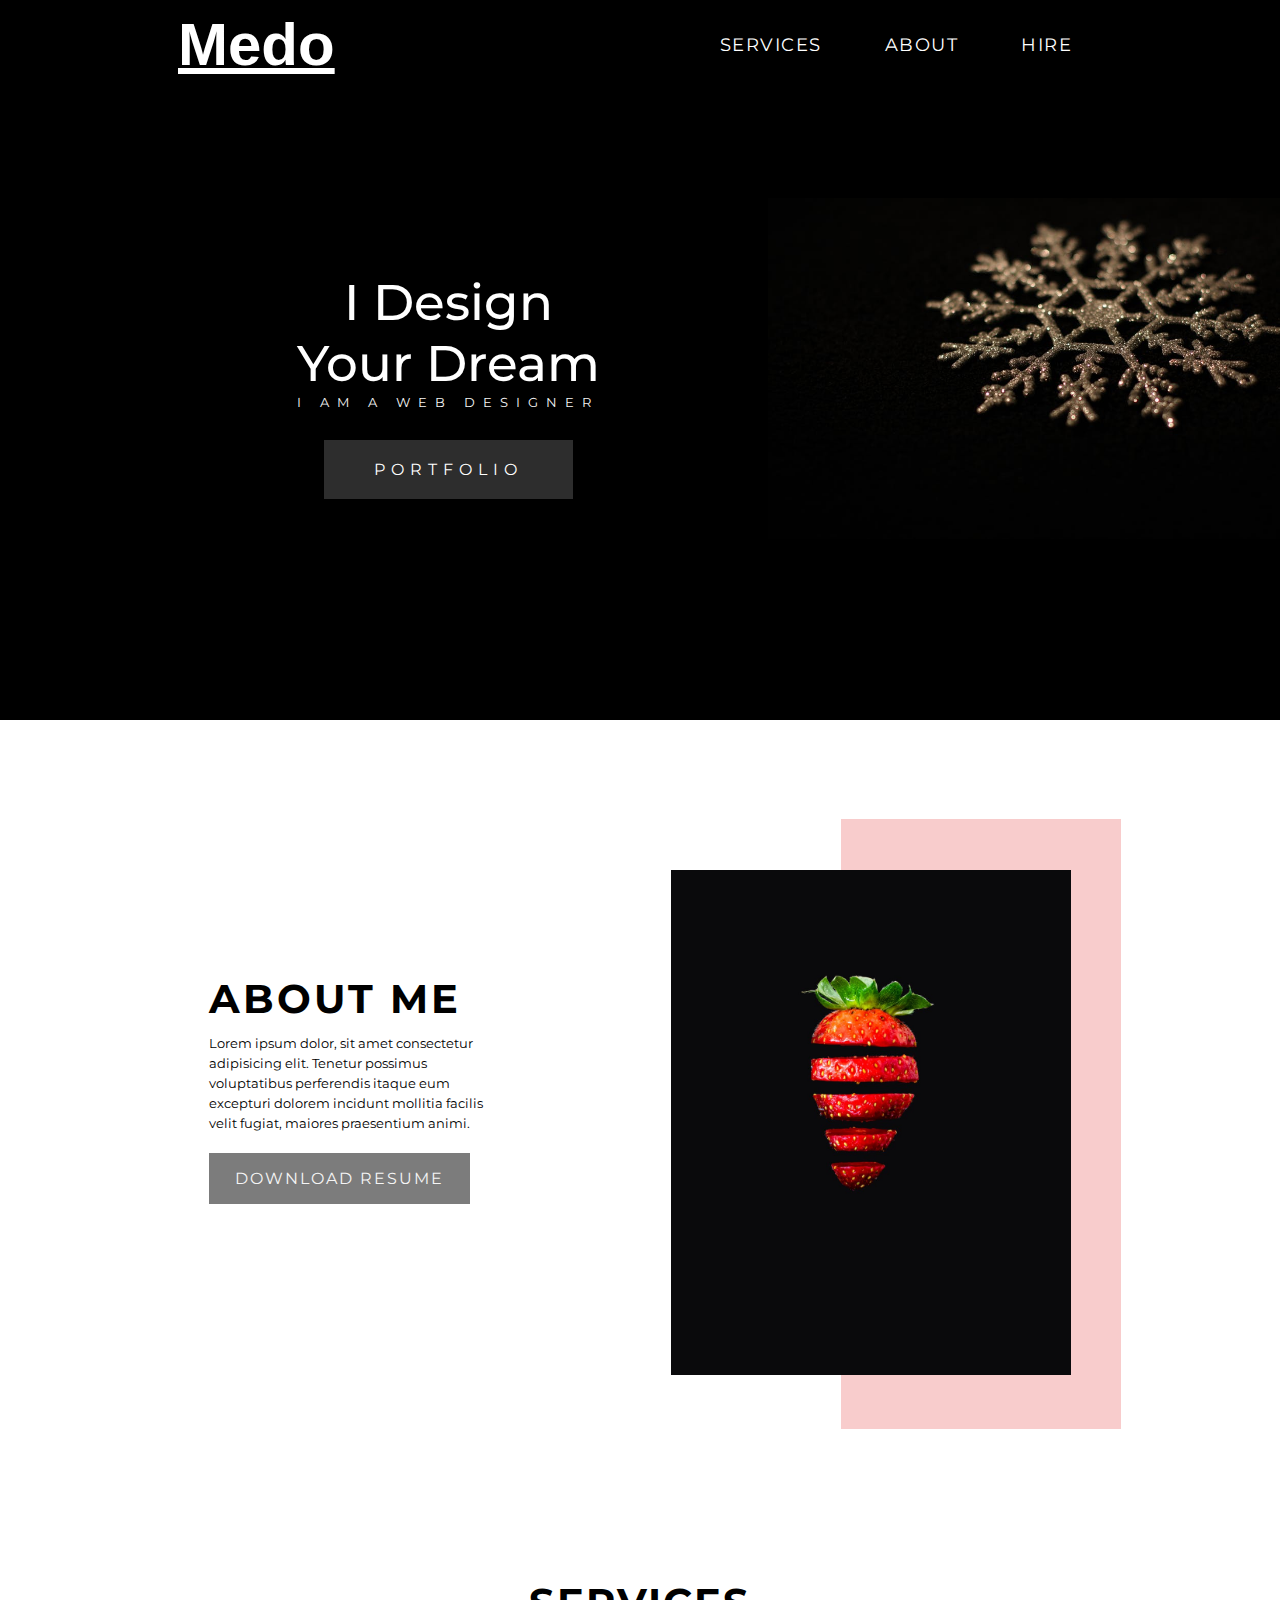
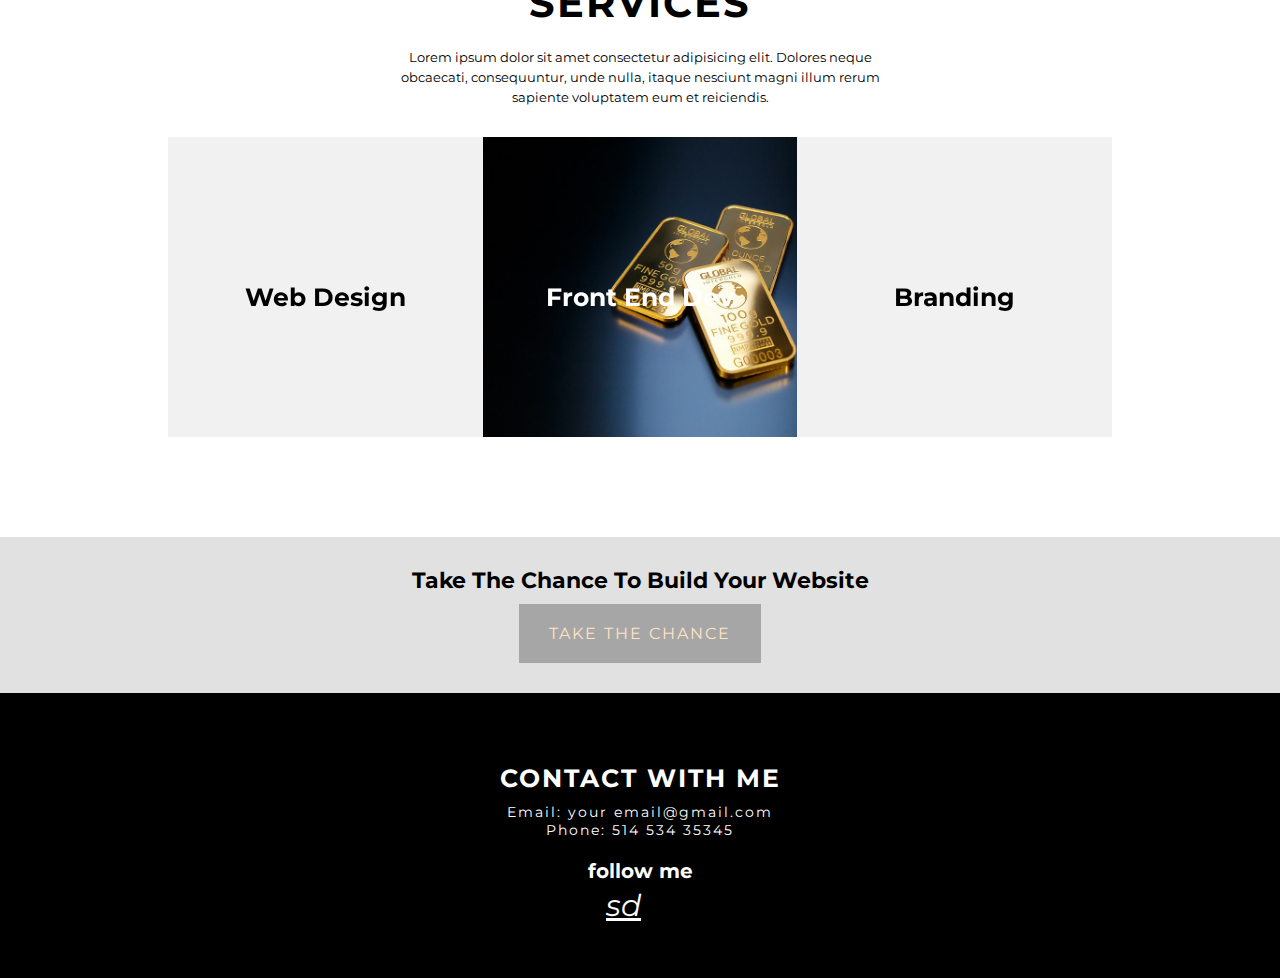
<file: index.html>
<!DOCTYPE html>
<html lang="en">

<head>
  <meta charset="utf-8">
  <title> SOUVENIRS </title>
  <meta name="viewport" content="width=device-width, initial-scale=1.0">
  <!--this is for incoding of the languagus and it is a nuicode  -->
  <link rel="shortcut icon" href="img/icons8-souvenirs-64.png" type="image/x-icon">
  <!-- this will be found in google -> font awesome cdn js then copy the link  -->
  <link rel="stylesheet" href="https://cdnjs.cloudflare.com/ajax/libs/font-awesome/5.14.0/css/all.min.css"
    integrity="sha512-1PKOgIY59xJ8Co8+NE6FZ+LOAZKjy+KY8iq0G4B3CyeY6wYHN3yt9PW0XpSriVlkMXe40PTKnXrLnZ9+fkDaog=="
    crossorigin="anonymous" />
  <!-- the style sheet css  -->
  <link rel="stylesheet" href="style.css">
  <meta name="description" content="this is my first web sit for practice ">
</head>

<body>
  <!-- nav-bar -->
  <section id="nav-bar" class="container">
    <nav class="nav-bar">
      <div class="brand">
        <a href="#about">
          <h1>Medo</h1>
        </a>
      </div>
      <div class="nav-list">
        <div class="hamburger">
          <div class="bar"></div>
        </div>
        <ul>
          <li c><a href="#services">Services </a></li>
          <li c><a href="#about">About </a></li>
          <li c><a href="#footer">Hire </a></li>
        </ul>
      </div>
    </nav>
  </section>
  
  <!-- end of nav-bar -->
  <!-- this a part for the introduction part and will be the header and will contain into id  -->
  <header id="intro" class="container">
    <div class="info-intro">
      <h1 class="info-intro-heading">I Design <br> Your Dream</h1>
      <p class="info-intro-subheading">I Am a Web Designer </p>
      <a href="#" type="button" class="info-intro-button">portfolio </a>

    </div>
    <div class="info-img">

      <img src="img/pexels-photo-220092.jpeg" alt="">
    </div>
   
  </header>
  <!-- the end of header -->
  <!-- here the about section  -->
  <section id="about" class="about container">
    <div class="about-info">
      <h1 class="about-info-heading">about me </h1>
      <p class="about-info-description">Lorem ipsum dolor, sit amet consectetur adipisicing elit. Tenetur possimus
        voluptatibus perferendis itaque eum excepturi dolorem incidunt mollitia facilis velit fugiat, maiores
        praesentium animi.</p>
      <a href="#" type="buttom" class="about-info-button">Download Resume</a>
    </div>
    <div class="about-img">
      <div class="about-img-wrapper"><img src="img/frais.jpg" alt="about pic"></div>
    </div>
  </section>
  <!-- end of the about section  -->
  <!-- services section of the blocks moving -->
  <section id="services" class="services container">
    <div class="services-header">
      <h1 class="services-header-heading">services </h1>
      <p class="services-header-description">Lorem ipsum dolor sit amet consectetur adipisicing elit. Dolores neque
        obcaecati, consequuntur, unde nulla, itaque nesciunt magni illum rerum sapiente voluptatem eum et reiciendis.
      </p>
    </div>
    <div class="services-info">
      <div class="service">
        <div class="service-card">
          <div class="service-front">
            <i class="fas fa-plane-departure"></i> <!-- this from font awsome icons and the link in the top -->
            <h1 class="service-front-heading">Web Design </h1>
          </div>
          <div class="service-back">
            <h1 class="service-back-heading">Web Design</h1>
            <p class="service-back-description">Lorem ipsum dolor sit, amet consectetur adipisicing elit. Earum
              accusamus nobis praesentium voluptates dolores itaque dignissimos reprehenderit deleniti, nemo corporis
              quam tempore. Distinctio, quibusdam?</p>
          </div>
        </div>
      </div>
      <div class="service">
        <div class="service-card">
          <div class="service-front">
            <i class="fas fa-laptop-code"></i> <!-- this from font awsome icons and the link in the top -->
            <h1 class="service-front-heading">front end dev </h1>
          </div>
          <div class="service-back">
            <h1 class="service-back-heading">front end dev</h1>
            <p class="service-back-description">Lorem ipsum dolor sit, amet consectetur adipisicing elit. Earum
              accusamus nobis praesentium voluptates dolores itaque dignissimos reprehenderit deleniti, nemo corporis
              quam tempore. Distinctio, quibusdam?</p>
          </div>
        </div>
      </div>
      <div class="service">
        <div class="service-card">
          <div class="service-front">
            <i class="fas fa-building"></i> <!-- this from font awsome icons and the link in the top -->
            <h1 class="service-front-heading">branding </h1>
          </div>
          <div class="service-back">
            <h1 class="service-back-heading">branding</h1>
            <p class="service-back-description">Lorem ipsum dolor sit, amet consectetur adipisicing elit. Earum
              accusamus nobis praesentium voluptates dolores itaque dignissimos reprehenderit deleniti, nemo corporis
              quam tempore. Distinctio, quibusdam?</p>
          </div>
        </div>
      </div>
    </div>

  </section>


  <!-- end of the services section  -->
  <!-- hire section which is at the bouttom  -->
  <section id="hire " class="hire container">
    <h1 class="hire-heading">Take The Chance To Build Your Website </h1>
    <a href="#" type="button" class="hire-button">Take The Chance</a>

  </section>
  <!-- end of hire section  -->
  <!-- footer section  -->
  <footer id="footer" class="footer container">
    <div class="footer-contact">
      <h1 class="footer-contact-heading">contact with me </h1>
      <p class="footer-contact-info">Email: your email@gmail.com</p>
      <p class="footer-contact-info">Phone: 514 534 35345</p>
    </div>
    <div class="footer-social-follow">
      <h1 class="footer-social-follow-heading">follow me </h1>
      <div class="footer-social-icon">
        <a href="#"><i class="fa fa-facebook-square" aria-hidden="true">sd</i></a>
        <a href="#"><i class="fab fa-instagram-square"></i></a>
        <a href="#"><i class="fab fa-behance-square"></i></a>
        <a href="#"><i class="fab fa-dribbble-square"></i></a>

      </div>
    </div>
  </footer>
  <!-- end of the footer section  -->




  <!-- <div class="container">
  <header>
    <img class="logo" src="img/bg_pic2.jpeg" alt="the image of the store ">
  </header>

    <nav>
    <a href="#">home</a>
    <a href="#">menu </a>
    <a href="services.html">service </a>
    <a href="#">gifts</a>
    <a href="#">sport</a>
    <a href="contact-us.html">contat us </a></nav>
    <main>
<h1>let's get started </h1>
<p>this store contain whatever the tourist needs. this is the perfect place to remind you of montreal Lorem ipsum dolor sit amet consectetur adipisicing elit. Quo ducimus quos dignissimos est. when you back home </p>
<a href="https://www.gpsmycity.com/articles/51-montreal-souvenirs-15-trip-mementos-to-bring-home.html" target="_blank">refer </a>


    </main>
    <section class="maps"><iframe
      src="https://www.google.com/maps/embed?pb=!1m18!1m12!1m3!1d5356.314520411735!2d-73.57067602986758!3d45.49538760257738!2m3!1f0!2f0!3f0!3m2!1i1024!2i768!4f13.1!3m3!1m2!1s0x4cc91a6802ef36ff%3A0x112f006b9aeff7ae!2sCentre%20Bell!5e0!3m2!1sen!2sca!4v1596134419260!5m2!1sen!2sca"
      width="1024" height="500" frameborder="0" style="border:0;" allowfullscreen="" aria-hidden="false"
      tabindex="0"></iframe>

      <iframe width="560" height="315" src="https://www.youtube.com/embed/j69a3-shkGE" frameborder="0"
        allow="accelerometer; autoplay; encrypted-media; gyroscope; picture-in-picture" allowfullscreen></iframe>
    
    </section>
    <footer>
      <p>this is for the practice purpouse </p>
    </footer>

</div> -->
<!-- you have to add the js at the end of the body -->
<script src="app.js"></script>
</body>

</html>
</file>
<file: style.css>
@import url('https://fonts.googleapis.com/css2?family=Montserrat:ital,wght@0,700;1,300;1,400&display=swap');

*{
    padding: 0;
    margin: 0;
    box-sizing: border-box;
}

html{
    font-size: 10px;
    font-family: 'montserrat', sans-serif;
    scroll-behavior: smooth;
}
.container{
   width: 100%;
   height:auto;
   display: flex;
   align-items: center;
   justify-content: center;
}

/* nav bar */
#nav-bar{
height: auto;
width: 100%;
position: fixed;
background-color: black;
z-index: 100;
}
.nav-bar{
    left: 0;
    top: 0;
    padding: 1rem 5rem;
    width: 100%;
    display: flex;
    align-items: center;
    justify-content: space-between;
}
.nav-bar .brand a{
    font-family: 'Flsh Back - Demo', sans-serif;
    font-size: 3rem;
    color: white;
}
.nav-bar .nav-list{
    display: flex;
    align-items: center;
    justify-content: center;

}
.nav-bar .nav-list .hamburger{
    border: 2px solid white;
    border-radius: 50%;
    display: flex;
    align-items: center;
    justify-content: center;
    height: 70px;
    width: 70px;
    transition: .3s ease transform;
    cursor: pointer;

}
.nav-bar .nav-list .hamburger.active{
    transform: rotate(360deg);
}
.nav-bar .nav-list .hamburger.active .bar::before{
top: 0;
transform: rotate(45deg);
}
.nav-bar .nav-list .hamburger.active .bar::after{
top: 0;
transform: rotate(-45deg);
}
.nav-bar .nav-list .hamburger.active .bar{
background-color: transparent;
}
.nav-bar .nav-list .hamburger .bar{
    height: 2px;
    width: 30px;
    background-color: white;
    position: relative;
    display: flex;
}
.nav-bar .nav-list .hamburger .bar::before,.nav-bar .nav-list .hamburger .bar::after{
content: '';
position: absolute;
left:  0;
height: 100%;
width: 100%;
background-color: white;
transition: .3s ease all;


}
.nav-bar .nav-list .hamburger .bar::before{
top: 8px;
}
.nav-bar .nav-list .hamburger .bar::after{
bottom: 8px;
}
.nav-bar .nav-list ul{
    position: absolute;
    width: 100%;
    top: 0;
    left: 0;
    background-color: rgba(59, 0, 0, 0.548);
    padding: 5rem 0;
    transform: translateY(-100%);
    transition: .3s ease transform;
    text-align: center;
    z-index: -1;
}
.nav-bar .nav-list ul li{
    list-style: none;
    display: block;
    position: relative;
}
.nav-bar .nav-list ul li:hover::after{
    transform: translateX(-50%) scale(1); 

}
.nav-bar .nav-list ul li::after{
content: '';
position: absolute;
width: 5rem;
height: .2rem;  
background-color: white;
left: 50%;
transform: translateX(-50%) scale(0);
bottom: 0;
transition: .3s ease transform;


}
.nav-bar .nav-list ul li a{
    font-size: 1.8rem;
    text-decoration: none;
    text-transform: uppercase;
    color: white;
    display: block;
    letter-spacing: .15rem;
        padding: 2rem 3rem;
}
.nav-bar .nav-list.open ul{
    transform: translateY(90px);

}


/* end of nav bar */
/* this will be the style of the header section and  */
header{
   min-height: 80vh;
   width: 100%;
   padding-top: 50px;
   justify-content: center;
   background-color: black;
   display: flex;
   flex-direction: column-reverse;/*the img and the text will be display as coulumn and picture will show in the beging */
   justify-content: center;
   align-items: center;

    
}
header .info-intro{
    width: 100%;
    text-align: center;
}
header .info-intro .info-intro-heading{
    font-size: 5rem;
    font-weight: 500;
    color: white;
}   
header .info-intro .info-intro-subheading{
    font-size: 1.6rem;
    text-transform: uppercase;
    letter-spacing: .5rem;
    color: whitesmoke;
}   
header .info-intro .info-intro-button{
    margin-top: 30px;
    padding: 2rem 5rem;
    display: inline-block;
    font-size: 1.6rem;
    text-transform: uppercase;
    color: white;
    text-decoration: none;
    letter-spacing: .6rem;
    background-color: rgba(85, 85, 85, 0.534);
}
header .info-img{
    height: auto;
    width: 80%;
    margin-bottom: 3rem;
}
header .info-img img{
    height: 100%;
    width: 100%;
}
/* this is the end of the header section  */

/* about section  */
.about{
    width: 100%;
    min-height: 50vh;
    padding: 10rem 5rem;
    flex-direction: column;
}
.about .about-info{
    text-align: center;
}
.about .about-info .about-info-heading{
    font-size: 4rem;
    text-transform: uppercase;
    letter-spacing: .3rem;
    color: black;
}
.about .about-info .about-info-description{
    font-size: 1.3rem;
    line-height: 2rem;
    margin-top: 10px;
}
.about .about-info .about-info-button{
    padding: 1.6rem 2.6rem;
    display: inline-block;
    background-color: rgba(0, 0, 0, 0.514);
    color: whitesmoke;
    text-decoration: none;
    font-size: 1.6rem;
    text-transform: uppercase;
    letter-spacing: .2rem;
    margin-top: 20px;
    margin-bottom: 20px;
}
.about .about-img .about-img-wrapper{
    margin-top: 50px;
    height: auto;
    max-width: 400px;
    position: relative;
    display: inline-block;

}
.about .about-img .about-img-wrapper img{
    width: 100%;
    height: 100%;
}
.about .about-img .about-img-wrapper::after{
    position: absolute;
    content: '';
    right: -5rem;
    top: 50%;
    transform: translateY(-50%);
    width: 70%;
    height: 120%;
    background-color: rgba(240, 147, 147, 0.473);
    z-index: -1;
}

/* end of about section */
/* services section  */
.services {
    flex-direction: column;/*this make the divs alliengend as a column */
    min-height: 60vh;
    padding: 10rem 5rem;
}
.services .services-header{
    width: 100%;
    text-align: center;

}
.services .services-header .services-header-heading{
    font-size: 4rem;
    text-transform: uppercase;
    letter-spacing: 2px;
    color: black;
}
.services .services-header .services-header-description{
font-size: 1.3rem;
line-height: 2rem;
margin-top: 20px;
}
.services .services-info{
    margin-top: 30px;
     display: flex; /*this make the divs one bside the others */
    align-items: center;
    justify-content: center ;
    width: 100%;
    flex-direction: column;/*this makes them in a columns again */ 
}
.services .services-info .service{
    width: 100%;
    min-height: 300px;
    position: relative;
    transition: .3s ease transform;
    margin: 5px;
}
.services .services-info .service .service-card{
    position: absolute;
    height: 100%;
    width: 100%;
    transform-style: preserve-3d;/**/
    transition: .3s ease transform;
    display: block;
}
.services .services-info .service .service-card .service-front,.services .services-info .service .service-card .service-back{

    position: absolute;
    left: 0;
    top: 0;
    height: 100%;
    width: 100%;
    backface-visibility: hidden;
    display: flex;
    flex-direction: column;
    align-items: center;
    justify-content: center;
    background-color: rgba(0, 0, 0, 0.055);
    padding: 10px;
}
.services .services-info .service .service-card .service-back{
    transform: rotateY(180deg);
}
.services .services-info .service .service-card .service-front i{
    font-size: 4rem;
    color: black;
    margin: 10px;
    }
    .services .services-info .service .service-card .service-front .service-front-heading,.services .services-info .service .service-card .service-back .service-back-heading{
        font-size: 2.5rem;
        text-transform: capitalize;
    }
    .services .services-info .service:hover .service-card{
        transform: rotateY(-180deg);
    }
    .services .services-info .service .service-card .service-back .service-back-description{
        font-size: 1.3rem;
        margin-top: 10px;
        text-align: center;
    }
 .services .services-info .service:nth-child(2) .service-card .service-front{
     background-image: url(./img/gold-2048295_960_720.jpg);
     background-size: cover;
     position: relative;
     color: white;
 }
.services .services-info .service:nth-child(2) .service-card .service-front::after{
    content: '';
    position: absolute;
    left: 0;
    top: 0;
    width: 100%;
    height: 100%;
    background-color: rgba(0, 0, 0, 0.13);
    z-index: -1;
}
.services .services-info .service:nth-child(2) .service-card .service-front i{
     color: white;
 }


/* end of services section  */
/* hire section */
.hire{
    min-height: 10vh;
    flex-direction: column;
    width: 100%;
    background-color: rgba(0, 0, 0, 0.116);
    padding: 3rem 2rem;
}
.hire .hire-heading{
    color: black;
    font-size: 2.2rem;
    text-align: center;
}
.hire .hire-button{
    padding: 2rem 3rem;
    display: inline-block;
    background-color: rgba(0, 0, 0, 0.26);
    font-size: 1.6rem;
    text-transform: uppercase;
    text-decoration: none;
    letter-spacing: .2rem;
    margin-top: 10px;
    color: bisque;
    transition: .3s ease background-color;
}
.hire .hire-button:hover {
background-color: black;



}

/* end of hire section  */
/* footer section  */
.footer{
    min-height: 20vh;
    width: 100%;
    background-color: black;
    color: white;
    flex-direction: column;
    text-align: center;
    padding: 5rem;
     }
.footer .footer-contact{
    padding: 20px;
}
.footer .footer-contact .footer-contact-heading{
    font-size: 2.5rem;
    text-transform: uppercase;
    letter-spacing: 2px;
    margin-bottom: 10px;
}
.footer .footer-contact .footer-contact-info{
    font-size: 1.4rem;
    padding: top 10px;
    letter-spacing: .2rem;
}
.footer .footer-social-follow .footer-social-icon a{
    color: white;
    font-size: 3rem;
    margin: .4rem;
    display: inline-block;
}

/* end of footer section  */
/* media querry for desktop and tablette   */
@media only screen and (min-width:768px){
.nav-bar .nav-list .hamburger{
    display: none;
}
.nav-bar{
    width: 80%;
}
.nav-bar .nav-list ul{
    transform: translateX(0);
    position: initial;
    padding: 0;
    z-index: initial;
    background-color: transparent;

}
.nav-bar .nav-list ul li{
    display: inline-block;
}
    header{
    height: 100vh;
    flex-direction: row;
    padding-left:10% ;
    justify-content: center;
    align-items: center;
}
header .ifo-intro{
    max-width: 30%;
    text-align: left;
}
header .info-intro .info-intro-subheading{
font-size: 1.3rem;
letter-spacing: .5rem;
}
header .info-img{
    min-width: 400px;
    max-width: 1000px;
}
.about{
    width: 80%;
    margin: 0 auto;
    flex-direction: row;
}
.about .about-info{
    width: 50%;
    text-align: left;
    padding-right: 17rem;

}
.services .services-header .services-header-description{
    max-width: 500px;
    padding-top: 20px;
    margin: 0 auto;

}
.services .services-info{
    flex-direction: row;
    width: 80%;
}
.services .services-info .service{
    margin: 0;
}
}

/* end of media qurry for destop and tablette  */
/* media querry for desktop  */
@media only screen and (min-width:1200px){
  header .ifo-intro .info-intro-heading{
font-size: 8rem;
  }
  header .info-intro .info-intro-subheading{
      letter-spacing: .8rem;
  }
  
/*   
    header{height: 100vh;
    flex-direction: row;
    padding-left:10% ;
    justify-content: center;
    align-items: center;
}
header .ifo-intro{
    max-width: 30%;
    text-align: left;
}
header .info-intro .info-intro-subheading{
font-size: 1.3rem;
letter-spacing: .5rem;
}
header .info-img{
    min-width: 400px;
    max-width: 1000px;
}
.about{
    width: 80%;
    margin: 0 auto;
    flex-direction: row;
}
.about .about-info{
    width: 50%;
    text-align: left;
    padding-right: 17rem;

}
.services .services-header .services-header-description{
    max-width: 500px;
    padding-top: 20px;
    margin: 0 auto;

}
.services .services-info{
    flex-direction: row;
    width: 80%;
}
.services .services-info .service{
    margin: 0;
} */
}
/* end of media querry for desktop */












/* 
.logo{
    width:100px;
    height:80px;
}
nav{
    background-color: rgba(0, 0, 0, 0.171);
    text-align: center;
    padding-top: 14px;
    padding-bottom: 14px;
}
main{
height: 400px;
text-align: center;
padding-top: 60px;
padding-left: 240px;
padding-right: 240px;
}
footer{
    background-color: rgba(5, 1, 1, 0.479);
    padding-top: 50px;
    padding-bottom: 50px;
}
h1{
    font-size: 84px;
    color: white;
    font-family: Arial, Helvetica, sans-serif;

}
p{
    font-size: 18px;
    color: white;
    font-family: Arial, Helvetica, sans-serif;
}
a{
    color: white;
    font-family: Arial, Helvetica, sans-serif;
    /* text-decoration: none; */
/* }
nav a{
    text-decoration: none;
    font-size: 12px;
    padding-left: 10px;
    padding-right: 10px;
}
footer p {
    font-size: 10px;
    text-align: center;
}
.maps{
    padding-top: 50px;
    padding-bottom: 100px;
} */
</file>
